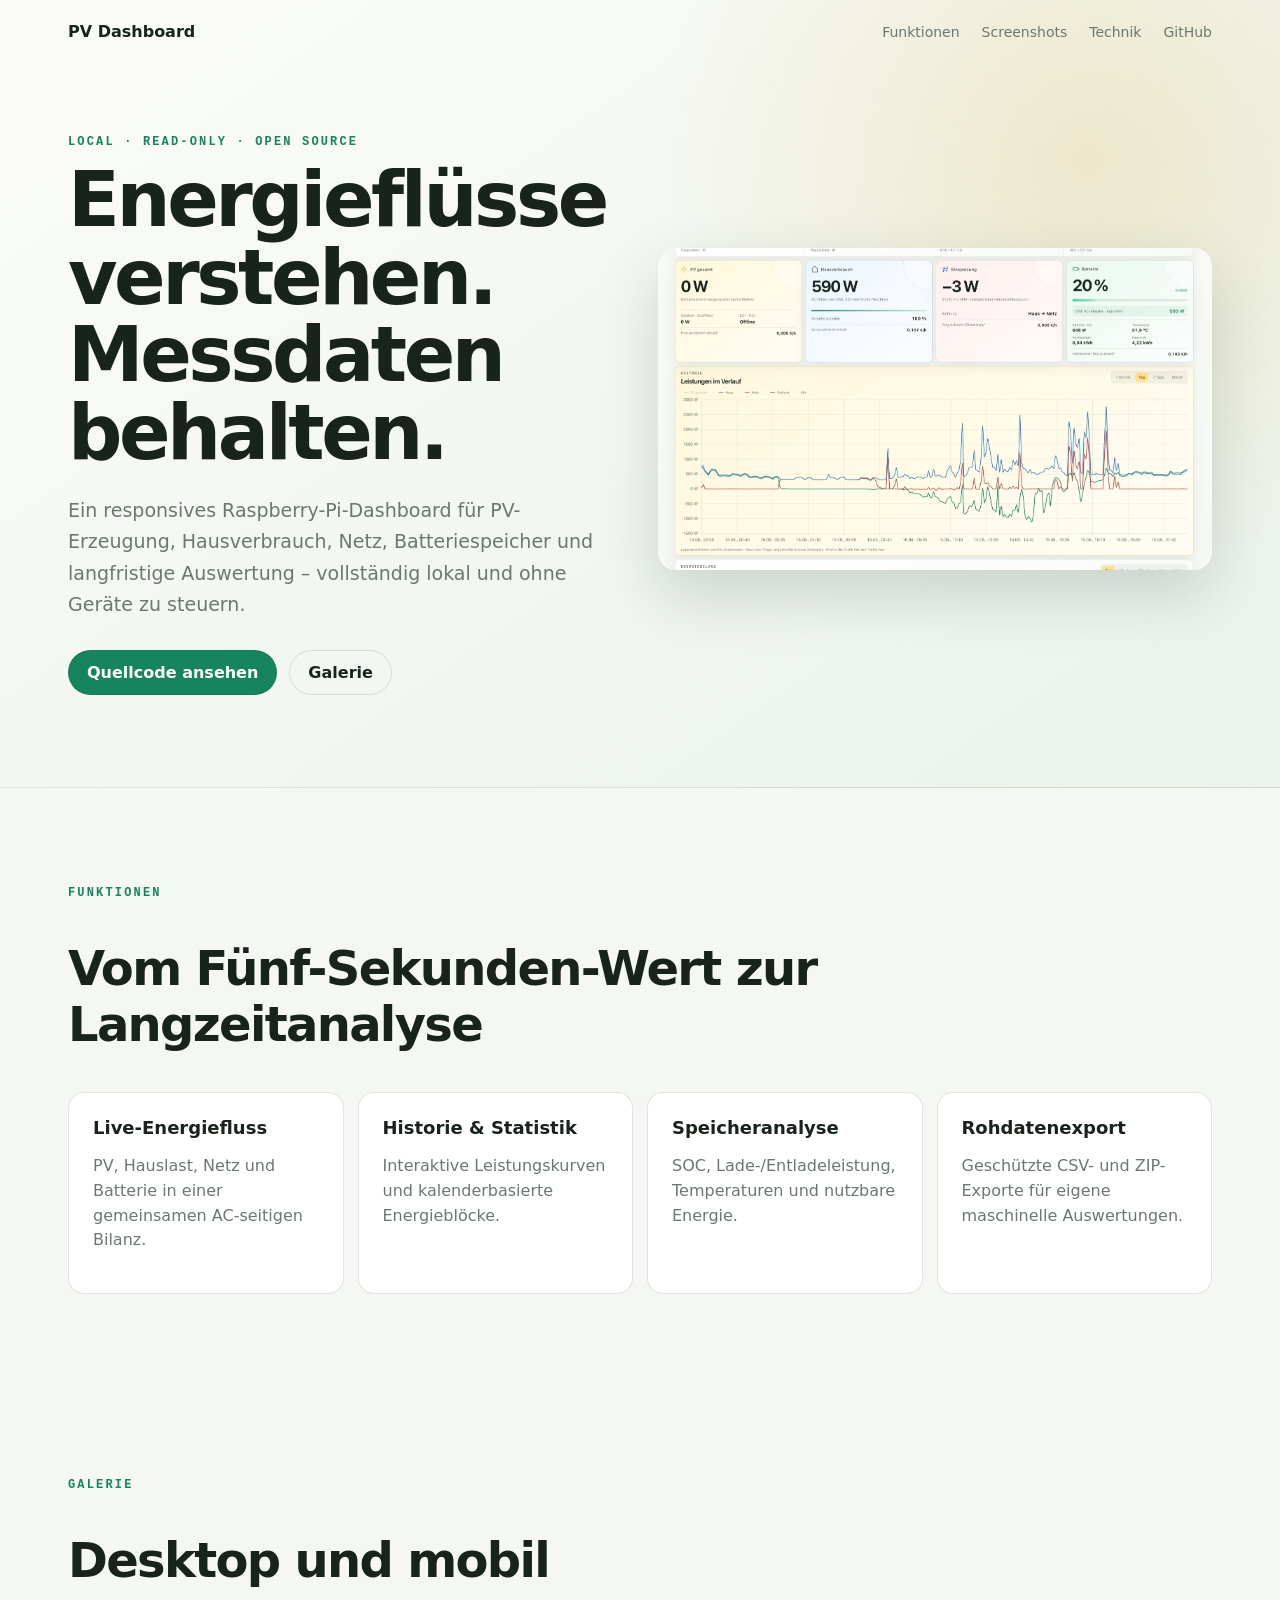
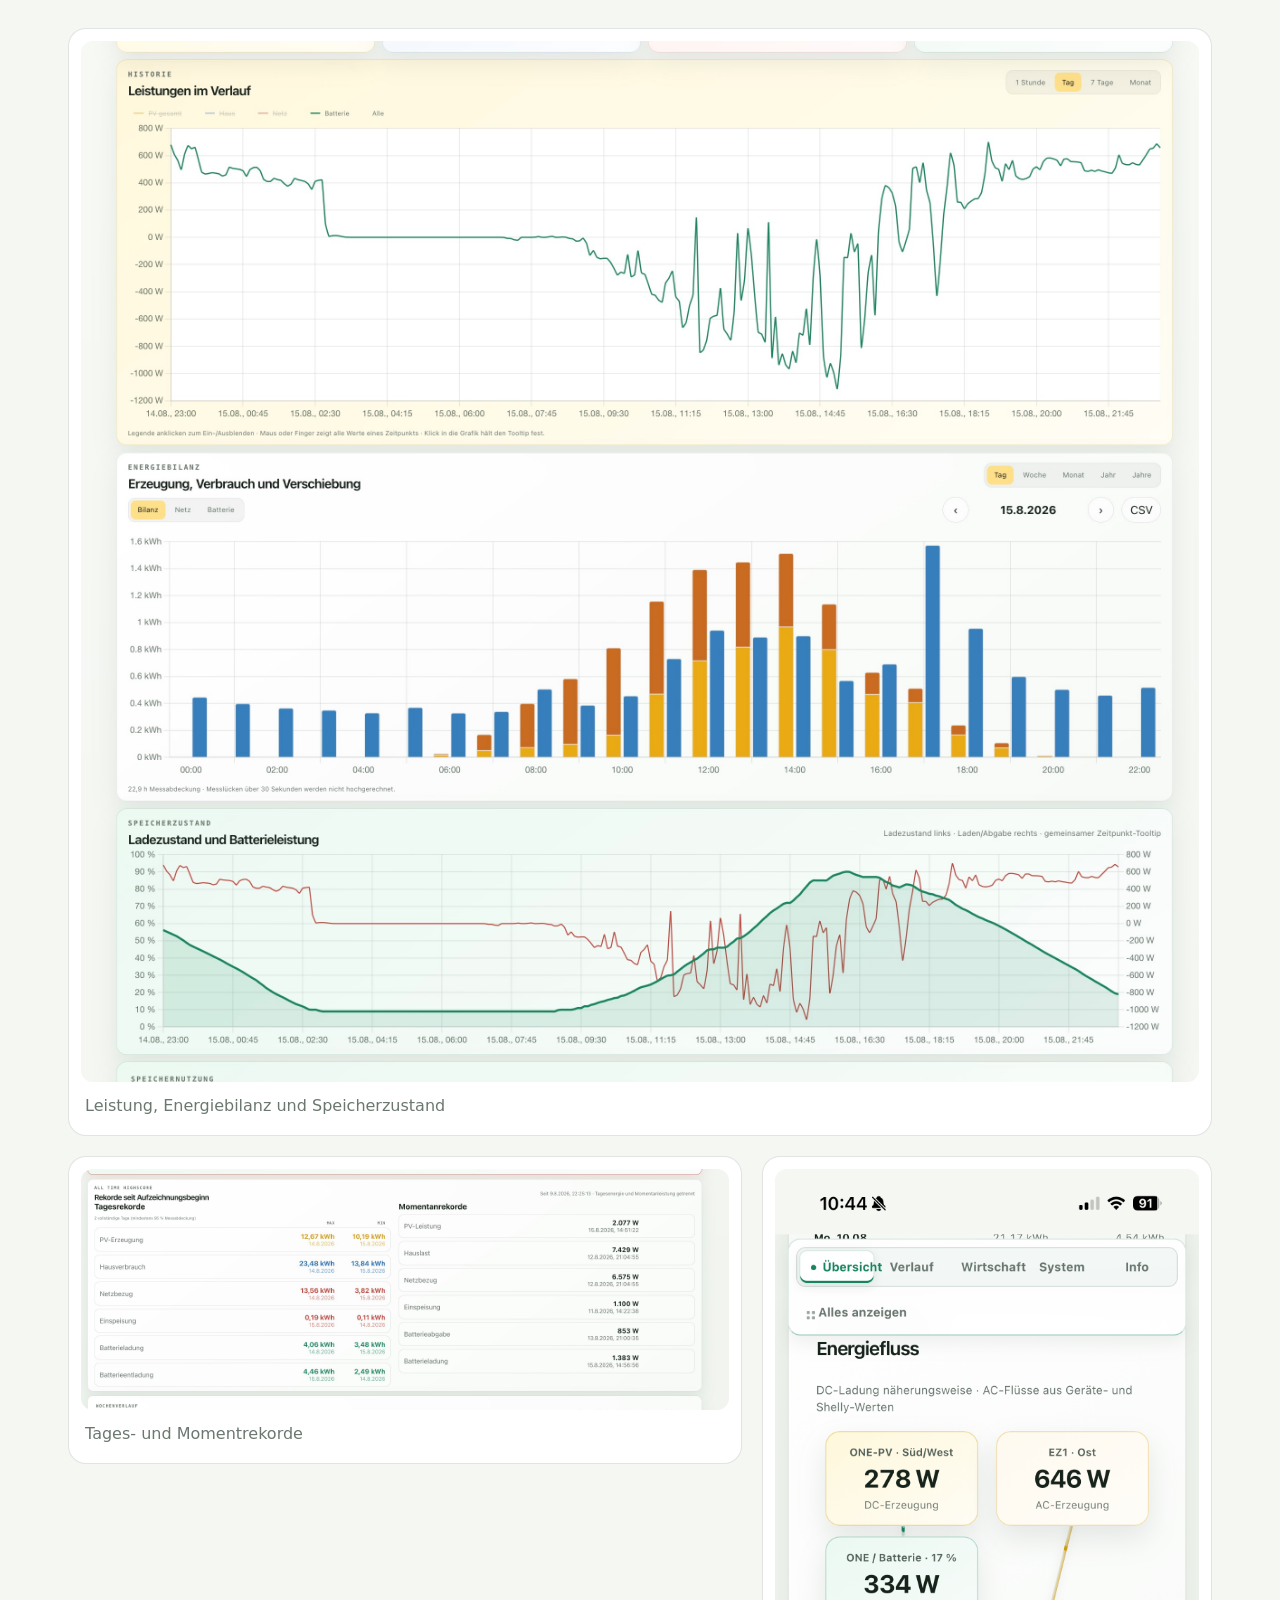
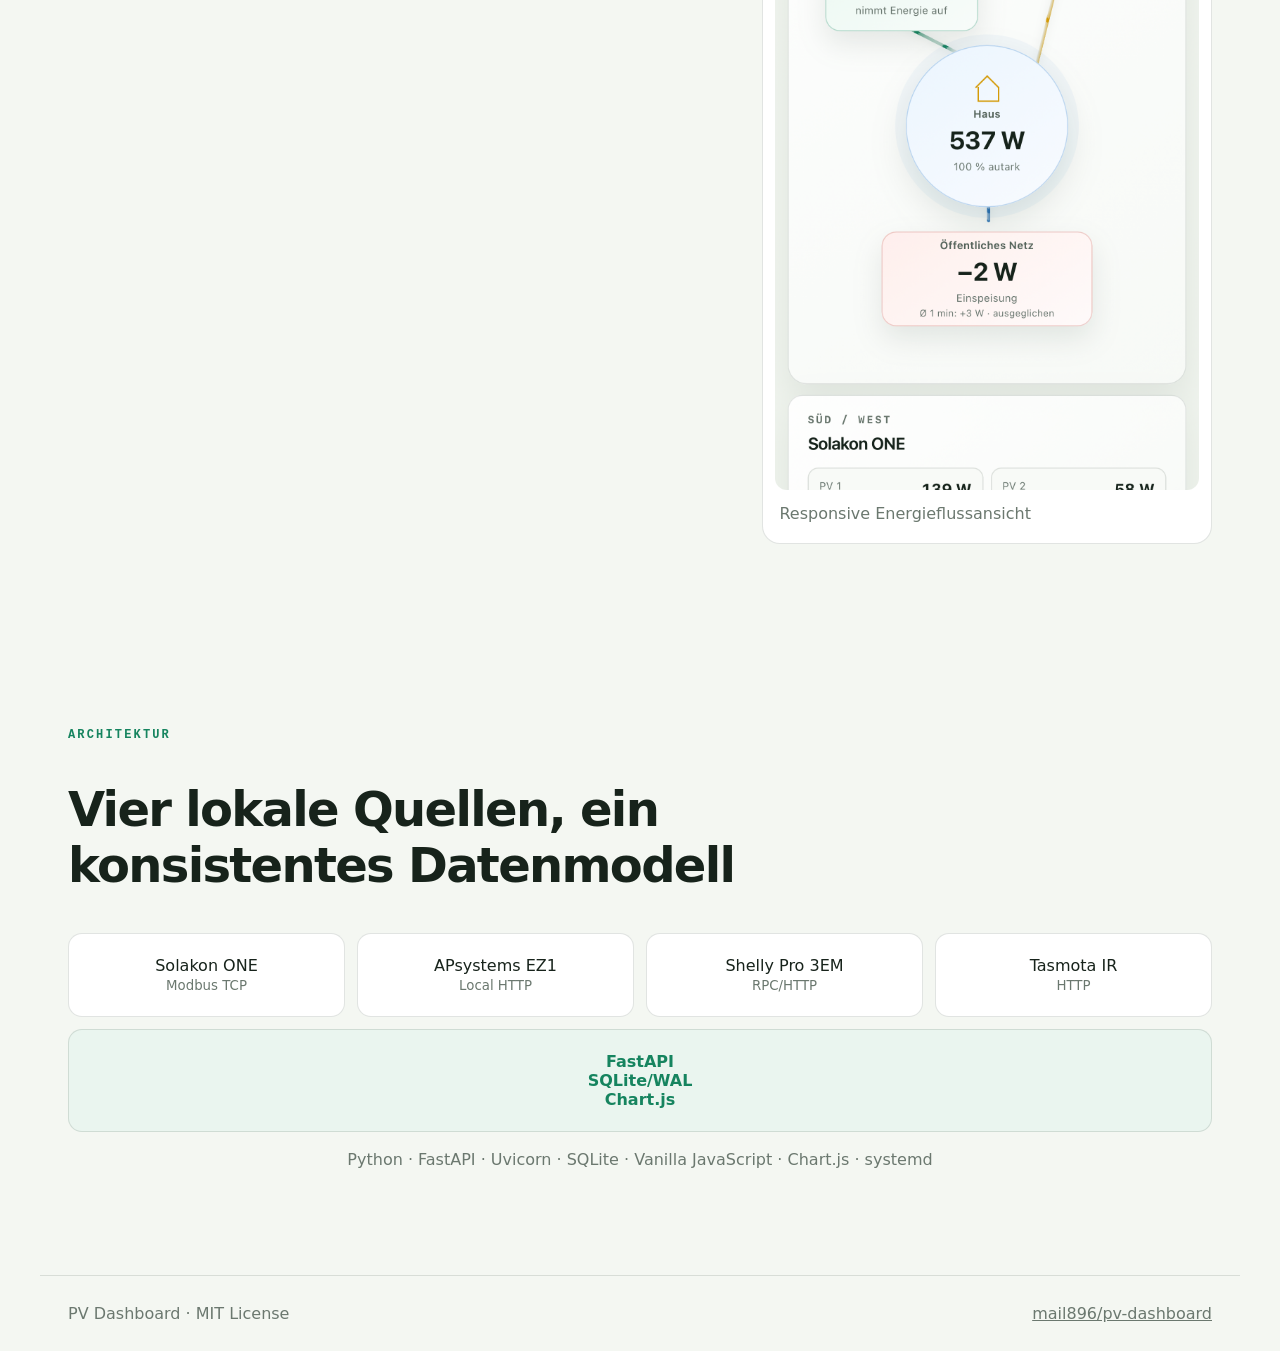
<file: site/index.html>
<!doctype html>
<html lang="de">
<head>
  <meta charset="utf-8">
  <meta name="viewport" content="width=device-width,initial-scale=1">
  <meta name="description" content="Lokales, read-only PV- und Batterie-Dashboard für Raspberry Pi 5.">
  <title>PV Dashboard · Raspberry Pi Energy Monitoring</title>
  <link rel="stylesheet" href="style.css">
</head>
<body>
  <header class="hero">
    <nav><strong>PV Dashboard</strong><div><a href="#features">Funktionen</a><a href="#gallery">Screenshots</a><a href="#architecture">Technik</a><a href="https://github.com/mail896/pv-dashboard">GitHub</a></div></nav>
    <div class="hero-grid"><div><p class="eyebrow">LOCAL · READ-ONLY · OPEN SOURCE</p><h1>Energieflüsse verstehen.<br>Messdaten behalten.</h1><p class="lead">Ein responsives Raspberry-Pi-Dashboard für PV-Erzeugung, Hausverbrauch, Netz, Batteriespeicher und langfristige Auswertung – vollständig lokal und ohne Geräte zu steuern.</p><div class="actions"><a class="primary" href="https://github.com/mail896/pv-dashboard">Quellcode ansehen</a><a href="#gallery">Galerie</a></div></div><img src="images/dashboard-overview.jpg" alt="PV Dashboard mit Energieverlauf"></div>
  </header>
  <main>
    <section id="features"><p class="eyebrow">FUNKTIONEN</p><h2>Vom Fünf-Sekunden-Wert zur Langzeitanalyse</h2><div class="cards"><article><b>Live-Energiefluss</b><p>PV, Hauslast, Netz und Batterie in einer gemeinsamen AC-seitigen Bilanz.</p></article><article><b>Historie & Statistik</b><p>Interaktive Leistungskurven und kalenderbasierte Energieblöcke.</p></article><article><b>Speicheranalyse</b><p>SOC, Lade-/Entladeleistung, Temperaturen und nutzbare Energie.</p></article><article><b>Rohdatenexport</b><p>Geschützte CSV- und ZIP-Exporte für eigene maschinelle Auswertungen.</p></article></div></section>
    <section id="gallery"><p class="eyebrow">GALERIE</p><h2>Desktop und mobil</h2><div class="gallery"><figure class="wide"><img src="images/history-battery.jpg" alt="Leistungs-, Energie- und Batteriediagramme"><figcaption>Leistung, Energiebilanz und Speicherzustand</figcaption></figure><figure><img src="images/highscores.jpg" alt="Tages- und Momentrekorde"><figcaption>Tages- und Momentrekorde</figcaption></figure><figure class="phone"><img src="images/mobile-flow.png" alt="Mobiler Energiefluss"><figcaption>Responsive Energieflussansicht</figcaption></figure></div></section>
    <section id="architecture"><p class="eyebrow">ARCHITEKTUR</p><h2>Vier lokale Quellen, ein konsistentes Datenmodell</h2><div class="flow"><span>Solakon ONE<br><small>Modbus TCP</small></span><span>APsystems EZ1<br><small>Local HTTP</small></span><span>Shelly Pro 3EM<br><small>RPC/HTTP</small></span><span>Tasmota IR<br><small>HTTP</small></span><strong>FastAPI<br>SQLite/WAL<br>Chart.js</strong></div><p class="center">Python · FastAPI · Uvicorn · SQLite · Vanilla JavaScript · Chart.js · systemd</p></section>
  </main>
  <footer><span>PV Dashboard · MIT License</span><a href="https://github.com/mail896/pv-dashboard">mail896/pv-dashboard</a></footer>
</body>
</html>
</file>
<file: site/style.css>
:root{--bg:#f4f7f2;--panel:#fff;--text:#17231b;--muted:#6b786f;--green:#16845f;--sun:#d49b08;--line:rgba(43,64,50,.14)}*{box-sizing:border-box}html{scroll-behavior:smooth}body{margin:0;background:var(--bg);color:var(--text);font-family:Inter,ui-sans-serif,system-ui,-apple-system,sans-serif}a{color:inherit}nav{display:flex;justify-content:space-between;align-items:center;max-width:1200px;margin:auto;padding:22px 28px}nav div{display:flex;gap:22px}nav a{text-decoration:none;color:var(--muted);font-size:14px}.hero{background:radial-gradient(circle at 85% 20%,rgba(212,155,8,.16),transparent 34%),linear-gradient(145deg,#fbfcf8,#eaf2eb);border-bottom:1px solid var(--line)}.hero-grid{display:grid;grid-template-columns:.85fr 1.15fr;align-items:center;gap:52px;max-width:1200px;margin:auto;padding:60px 28px 92px}.hero-grid img{width:100%;border-radius:18px;box-shadow:0 24px 60px rgba(32,58,42,.18)}.eyebrow{color:var(--green);font:800 12px ui-monospace,monospace;letter-spacing:.18em}h1{font-size:clamp(42px,6vw,76px);line-height:1.02;letter-spacing:-.045em;margin:12px 0 24px}h2{font-size:clamp(30px,4vw,48px);letter-spacing:-.035em;max-width:780px}.lead{color:var(--muted);font-size:19px;line-height:1.65}.actions{display:flex;gap:12px;margin-top:30px}.actions a{padding:12px 18px;border:1px solid var(--line);border-radius:999px;text-decoration:none;font-weight:700}.actions .primary{background:var(--green);color:#fff}main section{max-width:1200px;margin:auto;padding:86px 28px}.cards{display:grid;grid-template-columns:repeat(4,1fr);gap:14px}.cards article{padding:24px;border:1px solid var(--line);border-radius:16px;background:var(--panel)}.cards b{font-size:18px}.cards p,figcaption,.center{color:var(--muted);line-height:1.55}.gallery{display:grid;grid-template-columns:1.2fr .8fr;gap:20px;align-items:start}.gallery figure{margin:0;padding:12px;border:1px solid var(--line);border-radius:18px;background:#fff}.gallery img{display:block;width:100%;border-radius:12px}.gallery figcaption{padding:12px 4px 4px}.gallery .wide{grid-column:1/-1}.gallery .phone{max-width:520px;justify-self:center}.flow{display:grid;grid-template-columns:repeat(4,1fr);gap:12px;align-items:stretch}.flow span,.flow strong{padding:22px;border:1px solid var(--line);border-radius:14px;background:#fff;text-align:center}.flow strong{grid-column:1/-1;background:#eaf5ef;color:var(--green)}small{color:var(--muted)}.center{text-align:center}footer{display:flex;justify-content:space-between;padding:28px;max-width:1200px;margin:auto;border-top:1px solid var(--line);color:var(--muted)}@media(max-width:760px){nav div a:not(:last-child){display:none}.hero-grid{grid-template-columns:1fr;padding-top:32px}.hero-grid img{order:-1}.cards{grid-template-columns:1fr 1fr}.gallery{grid-template-columns:1fr}.gallery .wide{grid-column:auto}.flow{grid-template-columns:1fr 1fr}footer{flex-direction:column;gap:8px}}@media(max-width:480px){.cards{grid-template-columns:1fr}.hero-grid,main section{padding-left:18px;padding-right:18px}}
</file>
